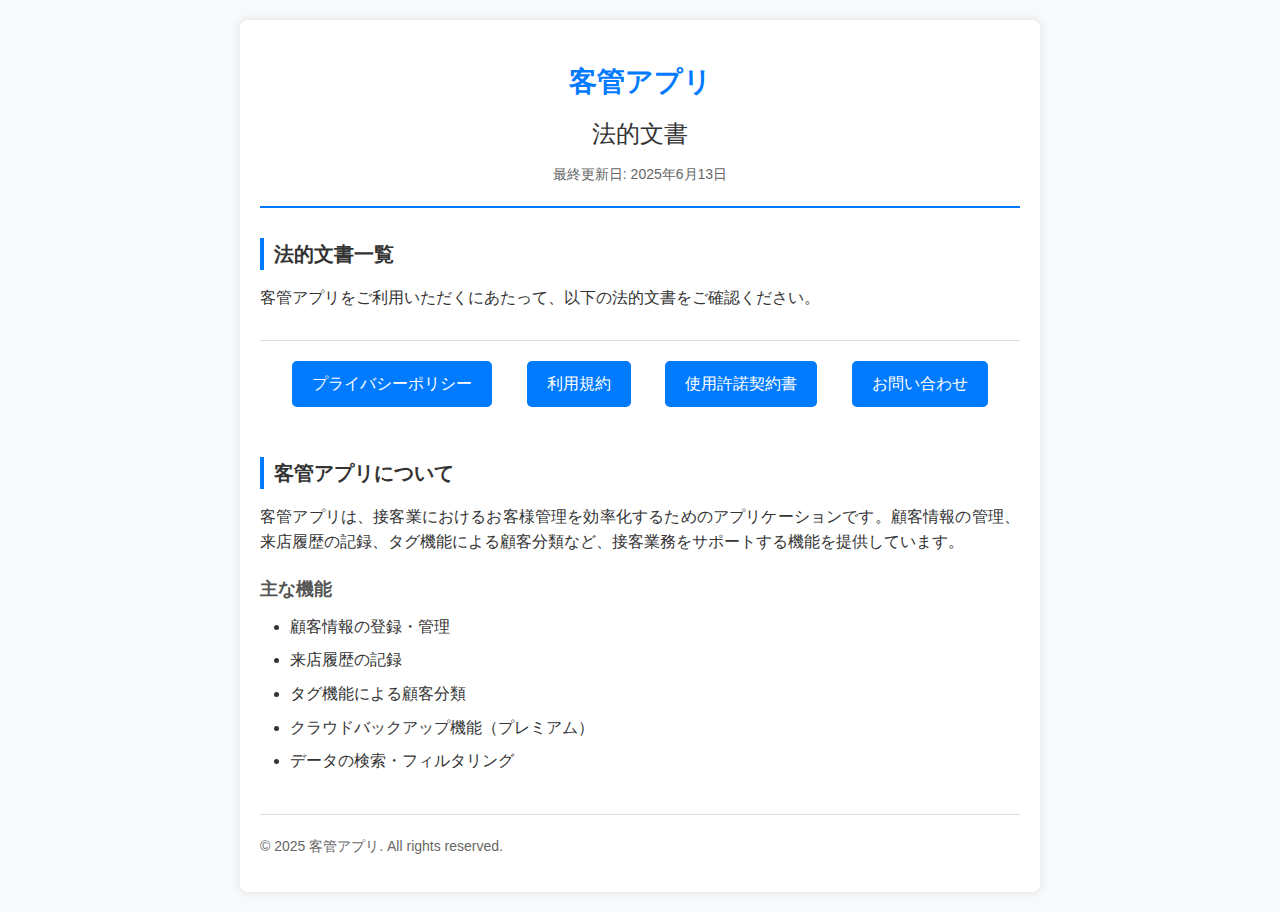
<file: index.html>
<!DOCTYPE html>
<html lang="ja">
<head>
    <meta charset="UTF-8">
    <meta name="viewport" content="width=device-width, initial-scale=1.0">
    <title>客管アプリ - 法的文書</title>
    <link rel="stylesheet" href="css/style.css">
    <meta name="description" content="客管アプリの利用規約、プライバシーポリシー、お問い合わせ">
</head>
<body>
    <div class="container">
        <div class="header">
            <div class="app-name">客管アプリ</div>
            <div class="page-title">法的文書</div>
            <div class="last-updated">最終更新日: 2025年6月13日</div>
        </div>

        <h2>法的文書一覧</h2>
        <p>客管アプリをご利用いただくにあたって、以下の法的文書をご確認ください。</p>

        <div class="navigation">
            <a href="privacy-policy.html" class="nav-link">プライバシーポリシー</a>
            <a href="terms-of-service.html" class="nav-link">利用規約</a>
            <a href="eula.html" class="nav-link">使用許諾契約書</a>
            <a href="contact.html" class="nav-link">お問い合わせ</a>
        </div>

        <h2>客管アプリについて</h2>
        <p>客管アプリは、接客業におけるお客様管理を効率化するためのアプリケーションです。顧客情報の管理、来店履歴の記録、タグ機能による顧客分類など、接客業務をサポートする機能を提供しています。</p>

        <h3>主な機能</h3>
        <ul>
            <li>顧客情報の登録・管理</li>
            <li>来店履歴の記録</li>
            <li>タグ機能による顧客分類</li>
            <li>クラウドバックアップ機能（プレミアム）</li>
            <li>データの検索・フィルタリング</li>
        </ul>

        <div class="footer">
            <p>&copy; 2025 客管アプリ. All rights reserved.</p>
        </div>
    </div>
</body>
</html>
</file>
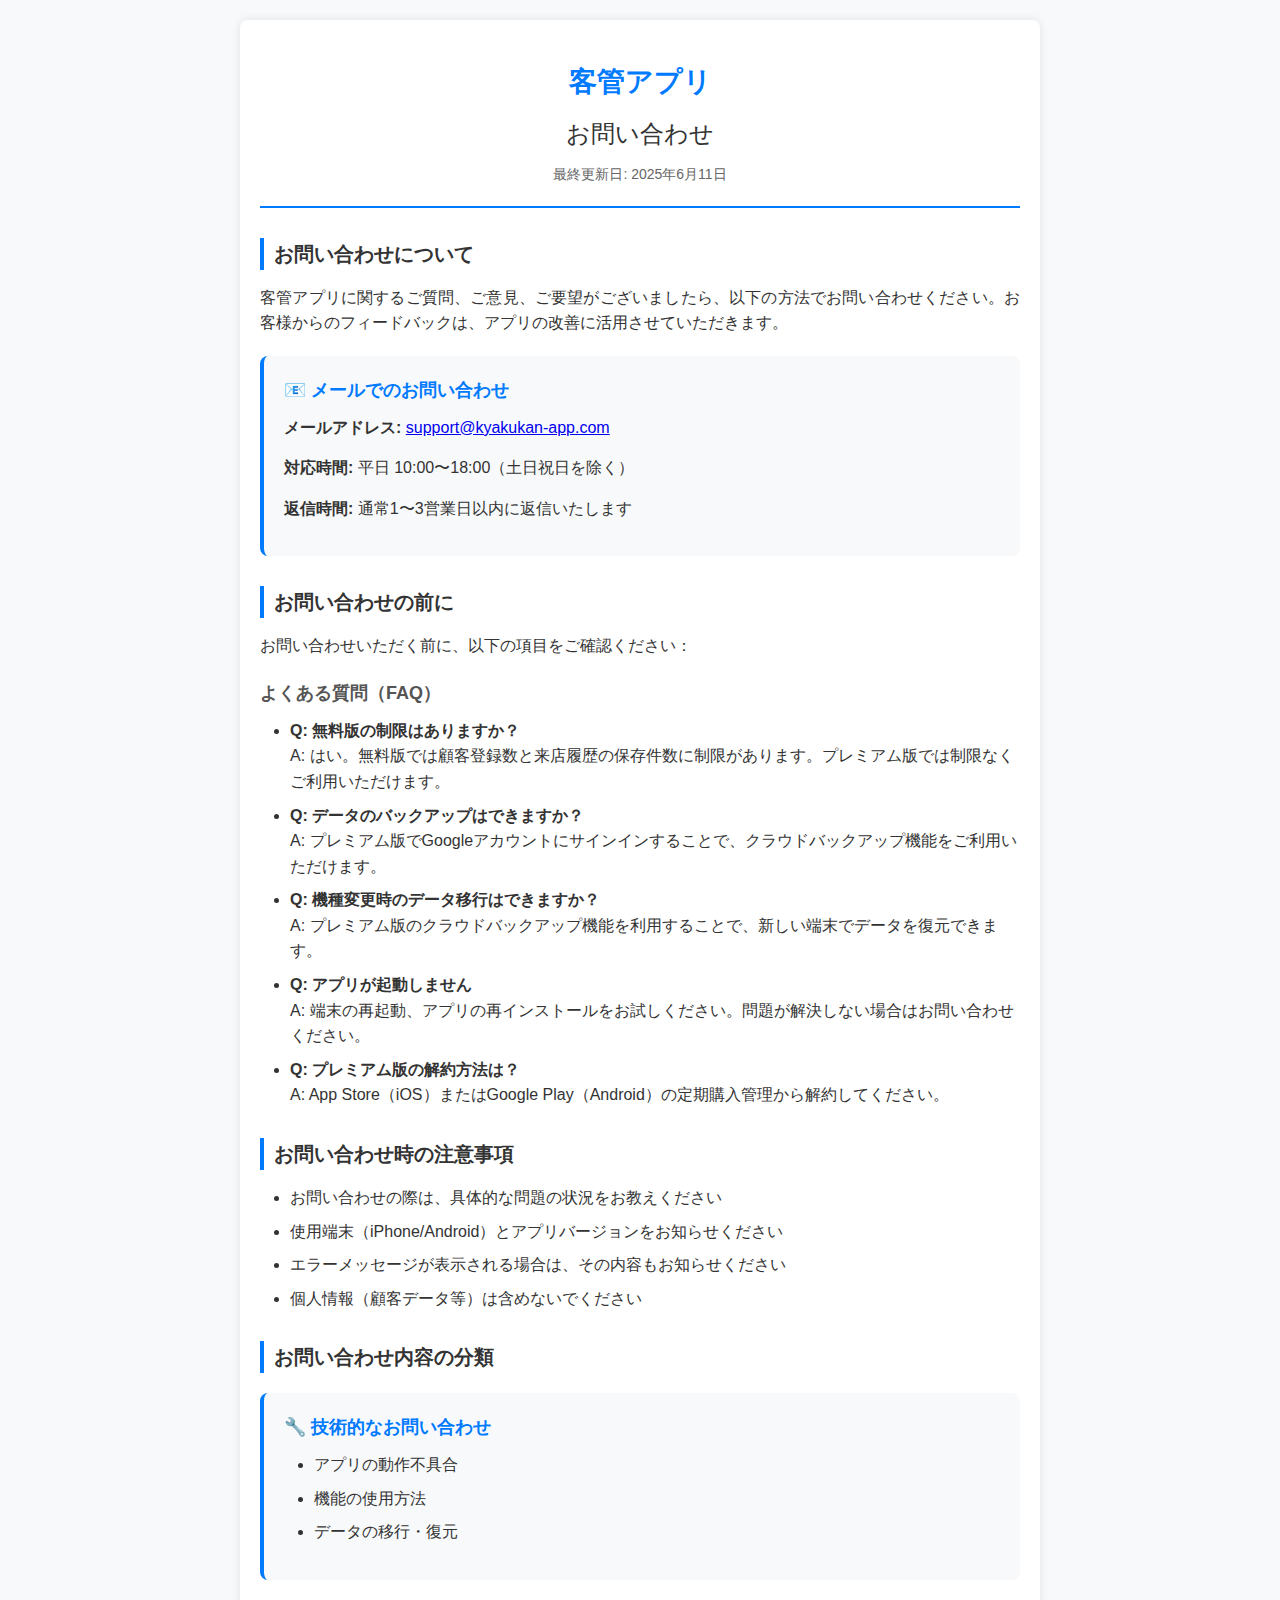
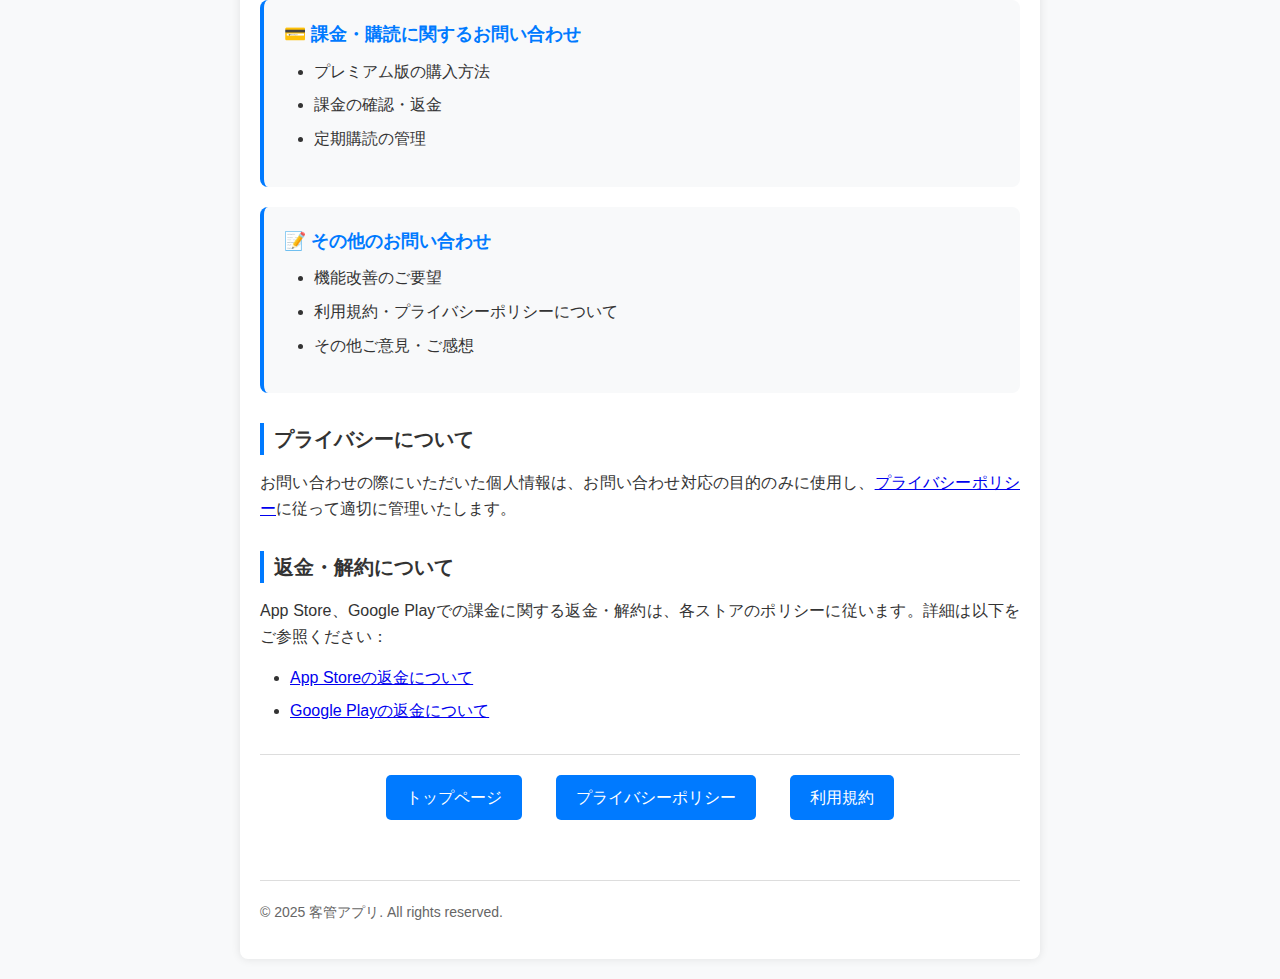
<file: contact.html>
<!DOCTYPE html>
<html lang="ja">
<head>
    <meta charset="UTF-8">
    <meta name="viewport" content="width=device-width, initial-scale=1.0">
    <title>お問い合わせ - 客管アプリ</title>
    <link rel="stylesheet" href="css/style.css">
    <meta name="description" content="客管アプリに関するお問い合わせ">
</head>
<body>
    <div class="container">
        <div class="header">
            <div class="app-name">客管アプリ</div>
            <div class="page-title">お問い合わせ</div>
            <div class="last-updated">最終更新日: 2025年6月11日</div>
        </div>

        <h2>お問い合わせについて</h2>
        <p>客管アプリに関するご質問、ご意見、ご要望がございましたら、以下の方法でお問い合わせください。お客様からのフィードバックは、アプリの改善に活用させていただきます。</p>

        <div class="contact-info">
            <h3>📧 メールでのお問い合わせ</h3>
            <p><strong>メールアドレス:</strong> <a href="mailto:support@kyakukan-app.com">support@kyakukan-app.com</a></p>
            <p><strong>対応時間:</strong> 平日 10:00〜18:00（土日祝日を除く）</p>
            <p><strong>返信時間:</strong> 通常1〜3営業日以内に返信いたします</p>
        </div>

        <h2>お問い合わせの前に</h2>
        <p>お問い合わせいただく前に、以下の項目をご確認ください：</p>

        <h3>よくある質問（FAQ）</h3>
        <ul>
            <li><strong>Q: 無料版の制限はありますか？</strong><br>
                A: はい。無料版では顧客登録数と来店履歴の保存件数に制限があります。プレミアム版では制限なくご利用いただけます。</li>
            
            <li><strong>Q: データのバックアップはできますか？</strong><br>
                A: プレミアム版でGoogleアカウントにサインインすることで、クラウドバックアップ機能をご利用いただけます。</li>
            
            <li><strong>Q: 機種変更時のデータ移行はできますか？</strong><br>
                A: プレミアム版のクラウドバックアップ機能を利用することで、新しい端末でデータを復元できます。</li>
            
            <li><strong>Q: アプリが起動しません</strong><br>
                A: 端末の再起動、アプリの再インストールをお試しください。問題が解決しない場合はお問い合わせください。</li>
            
            <li><strong>Q: プレミアム版の解約方法は？</strong><br>
                A: App Store（iOS）またはGoogle Play（Android）の定期購入管理から解約してください。</li>
        </ul>

        <h2>お問い合わせ時の注意事項</h2>
        <ul>
            <li>お問い合わせの際は、具体的な問題の状況をお教えください</li>
            <li>使用端末（iPhone/Android）とアプリバージョンをお知らせください</li>
            <li>エラーメッセージが表示される場合は、その内容もお知らせください</li>
            <li>個人情報（顧客データ等）は含めないでください</li>
        </ul>

        <h2>お問い合わせ内容の分類</h2>
        <div class="contact-info">
            <h3>🔧 技術的なお問い合わせ</h3>
            <ul>
                <li>アプリの動作不具合</li>
                <li>機能の使用方法</li>
                <li>データの移行・復元</li>
            </ul>
        </div>

        <div class="contact-info">
            <h3>💳 課金・購読に関するお問い合わせ</h3>
            <ul>
                <li>プレミアム版の購入方法</li>
                <li>課金の確認・返金</li>
                <li>定期購読の管理</li>
            </ul>
        </div>

        <div class="contact-info">
            <h3>📝 その他のお問い合わせ</h3>
            <ul>
                <li>機能改善のご要望</li>
                <li>利用規約・プライバシーポリシーについて</li>
                <li>その他ご意見・ご感想</li>
            </ul>
        </div>

        <h2>プライバシーについて</h2>
        <p>お問い合わせの際にいただいた個人情報は、お問い合わせ対応の目的のみに使用し、<a href="privacy-policy.html">プライバシーポリシー</a>に従って適切に管理いたします。</p>

        <h2>返金・解約について</h2>
        <p>App Store、Google Playでの課金に関する返金・解約は、各ストアのポリシーに従います。詳細は以下をご参照ください：</p>
        <ul>
            <li><a href="https://support.apple.com/ja-jp/HT204084" target="_blank">App Storeの返金について</a></li>
            <li><a href="https://support.google.com/googleplay/answer/2479637" target="_blank">Google Playの返金について</a></li>
        </ul>

        <div class="navigation">
            <a href="index.html" class="nav-link">トップページ</a>
            <a href="privacy-policy.html" class="nav-link">プライバシーポリシー</a>
            <a href="terms-of-service.html" class="nav-link">利用規約</a>
        </div>

        <div class="footer">
            <p>&copy; 2025 客管アプリ. All rights reserved.</p>
        </div>
    </div>
</body>
</html>
</file>
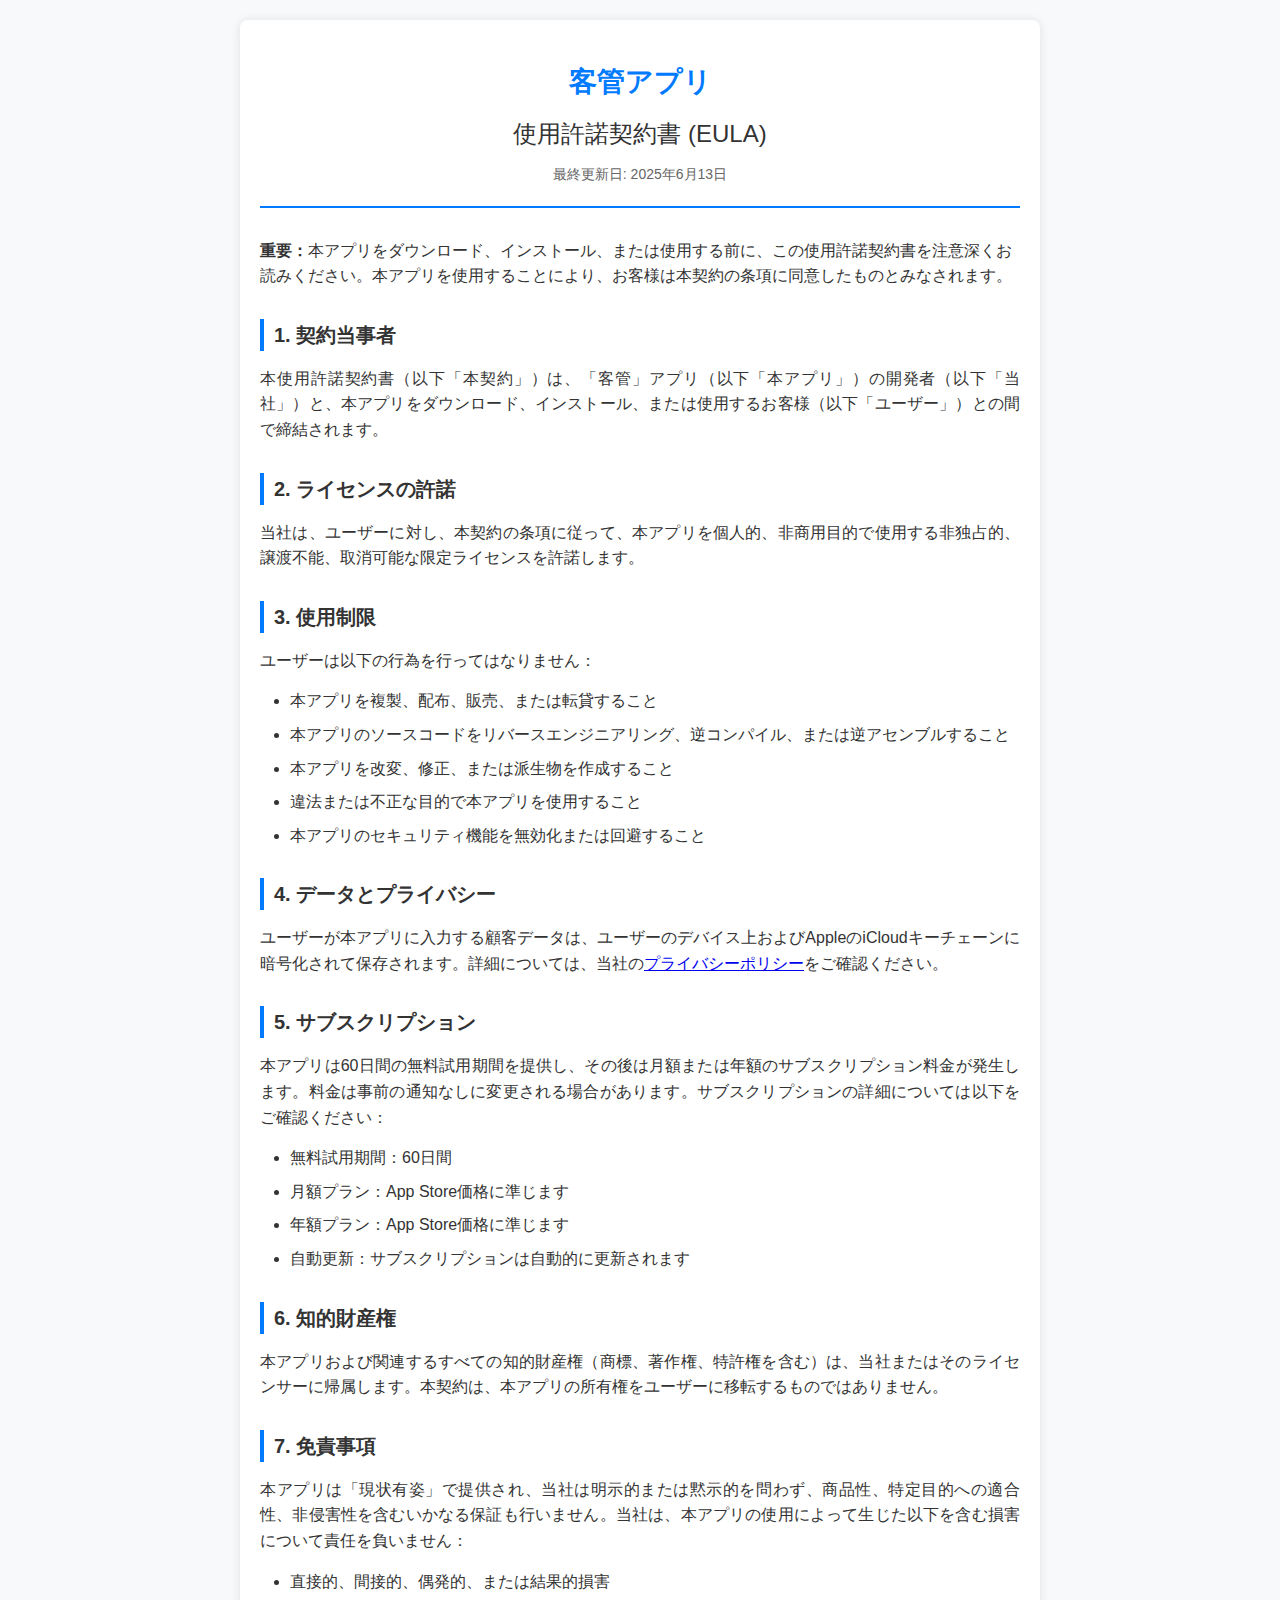
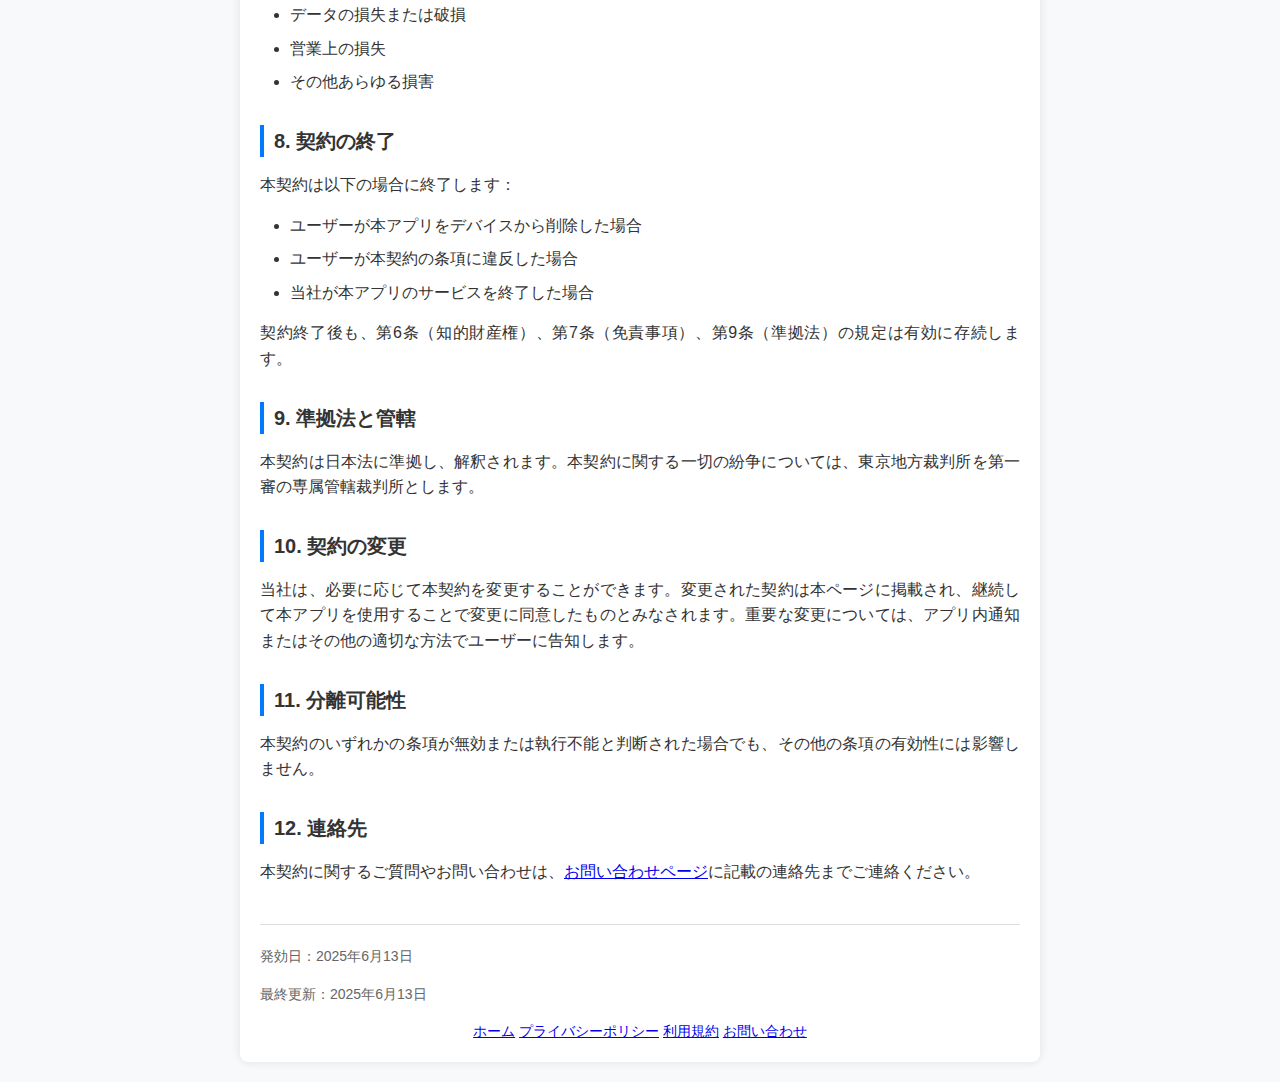
<file: eula.html>
<!DOCTYPE html>
<html lang="ja">
<head>
    <meta charset="UTF-8">
    <meta name="viewport" content="width=device-width, initial-scale=1.0">
    <title>使用許諾契約書 - 客管アプリ</title>
    <link rel="stylesheet" href="css/style.css">
    <meta name="description" content="客管アプリの使用許諾契約書 (EULA)">
</head>
<body>
    <div class="container">
        <div class="header">
            <div class="app-name">客管アプリ</div>
            <div class="page-title">使用許諾契約書 (EULA)</div>
            <div class="last-updated">最終更新日: 2025年6月13日</div>
        </div>

        <div class="important-notice">
            <strong>重要：</strong>本アプリをダウンロード、インストール、または使用する前に、この使用許諾契約書を注意深くお読みください。本アプリを使用することにより、お客様は本契約の条項に同意したものとみなされます。
        </div>

        <h2>1. 契約当事者</h2>
        <p>本使用許諾契約書（以下「本契約」）は、「客管」アプリ（以下「本アプリ」）の開発者（以下「当社」）と、本アプリをダウンロード、インストール、または使用するお客様（以下「ユーザー」）との間で締結されます。</p>

        <h2>2. ライセンスの許諾</h2>
        <p>当社は、ユーザーに対し、本契約の条項に従って、本アプリを個人的、非商用目的で使用する非独占的、譲渡不能、取消可能な限定ライセンスを許諾します。</p>

        <h2>3. 使用制限</h2>
        <p>ユーザーは以下の行為を行ってはなりません：</p>
        <ul>
            <li>本アプリを複製、配布、販売、または転貸すること</li>
            <li>本アプリのソースコードをリバースエンジニアリング、逆コンパイル、または逆アセンブルすること</li>
            <li>本アプリを改変、修正、または派生物を作成すること</li>
            <li>違法または不正な目的で本アプリを使用すること</li>
            <li>本アプリのセキュリティ機能を無効化または回避すること</li>
        </ul>

        <h2>4. データとプライバシー</h2>
        <p>ユーザーが本アプリに入力する顧客データは、ユーザーのデバイス上およびAppleのiCloudキーチェーンに暗号化されて保存されます。詳細については、当社の<a href="privacy-policy.html">プライバシーポリシー</a>をご確認ください。</p>

        <h2>5. サブスクリプション</h2>
        <p>本アプリは60日間の無料試用期間を提供し、その後は月額または年額のサブスクリプション料金が発生します。料金は事前の通知なしに変更される場合があります。サブスクリプションの詳細については以下をご確認ください：</p>
        <ul>
            <li>無料試用期間：60日間</li>
            <li>月額プラン：App Store価格に準じます</li>
            <li>年額プラン：App Store価格に準じます</li>
            <li>自動更新：サブスクリプションは自動的に更新されます</li>
        </ul>

        <h2>6. 知的財産権</h2>
        <p>本アプリおよび関連するすべての知的財産権（商標、著作権、特許権を含む）は、当社またはそのライセンサーに帰属します。本契約は、本アプリの所有権をユーザーに移転するものではありません。</p>

        <h2>7. 免責事項</h2>
        <p>本アプリは「現状有姿」で提供され、当社は明示的または黙示的を問わず、商品性、特定目的への適合性、非侵害性を含むいかなる保証も行いません。当社は、本アプリの使用によって生じた以下を含む損害について責任を負いません：</p>
        <ul>
            <li>直接的、間接的、偶発的、または結果的損害</li>
            <li>データの損失または破損</li>
            <li>営業上の損失</li>
            <li>その他あらゆる損害</li>
        </ul>

        <h2>8. 契約の終了</h2>
        <p>本契約は以下の場合に終了します：</p>
        <ul>
            <li>ユーザーが本アプリをデバイスから削除した場合</li>
            <li>ユーザーが本契約の条項に違反した場合</li>
            <li>当社が本アプリのサービスを終了した場合</li>
        </ul>
        <p>契約終了後も、第6条（知的財産権）、第7条（免責事項）、第9条（準拠法）の規定は有効に存続します。</p>

        <h2>9. 準拠法と管轄</h2>
        <p>本契約は日本法に準拠し、解釈されます。本契約に関する一切の紛争については、東京地方裁判所を第一審の専属管轄裁判所とします。</p>

        <h2>10. 契約の変更</h2>
        <p>当社は、必要に応じて本契約を変更することができます。変更された契約は本ページに掲載され、継続して本アプリを使用することで変更に同意したものとみなされます。重要な変更については、アプリ内通知またはその他の適切な方法でユーザーに告知します。</p>

        <h2>11. 分離可能性</h2>
        <p>本契約のいずれかの条項が無効または執行不能と判断された場合でも、その他の条項の有効性には影響しません。</p>

        <h2>12. 連絡先</h2>
        <p>本契約に関するご質問やお問い合わせは、<a href="contact.html">お問い合わせページ</a>に記載の連絡先までご連絡ください。</p>

        <div class="footer">
            <p>発効日：2025年6月13日</p>
            <p>最終更新：2025年6月13日</p>
            <div class="nav-links">
                <a href="index.html">ホーム</a>
                <a href="privacy-policy.html">プライバシーポリシー</a>
                <a href="terms-of-service.html">利用規約</a>
                <a href="contact.html">お問い合わせ</a>
            </div>
        </div>
    </div>
</body>
</html>
</file>
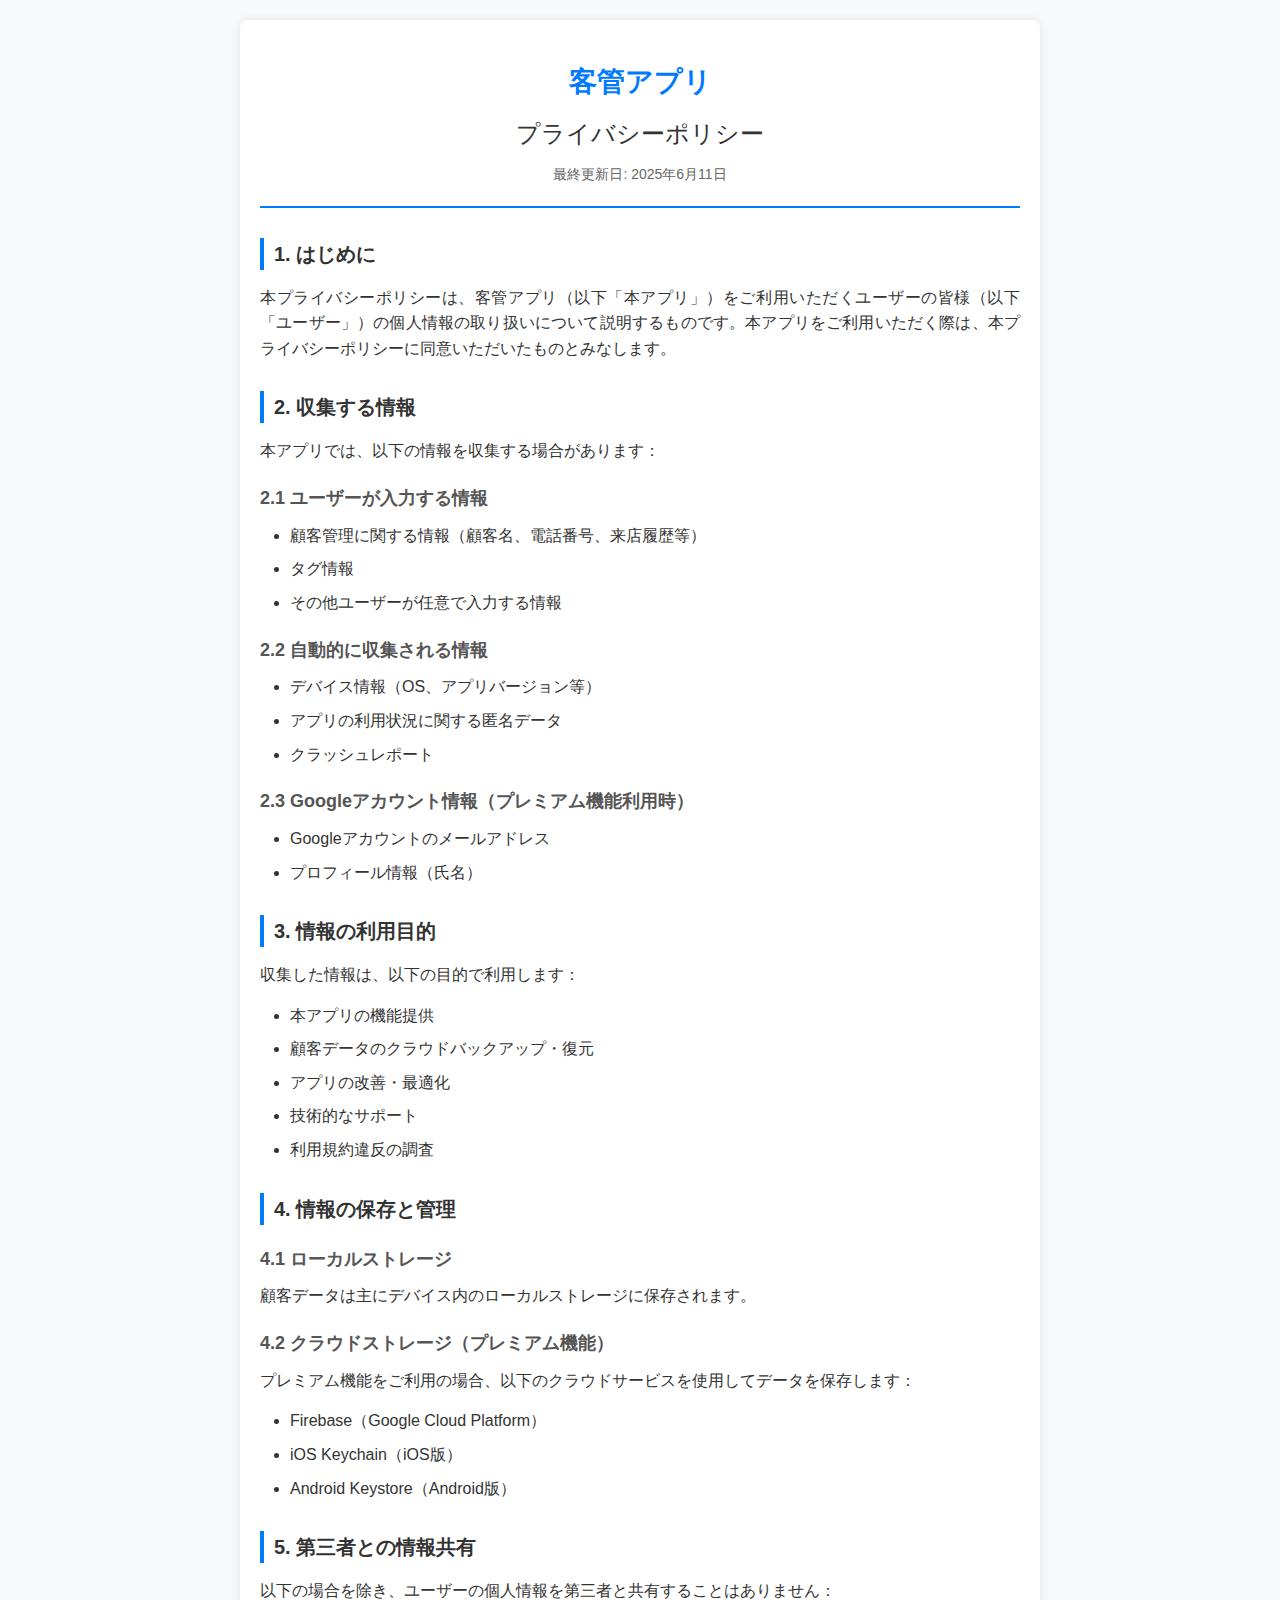
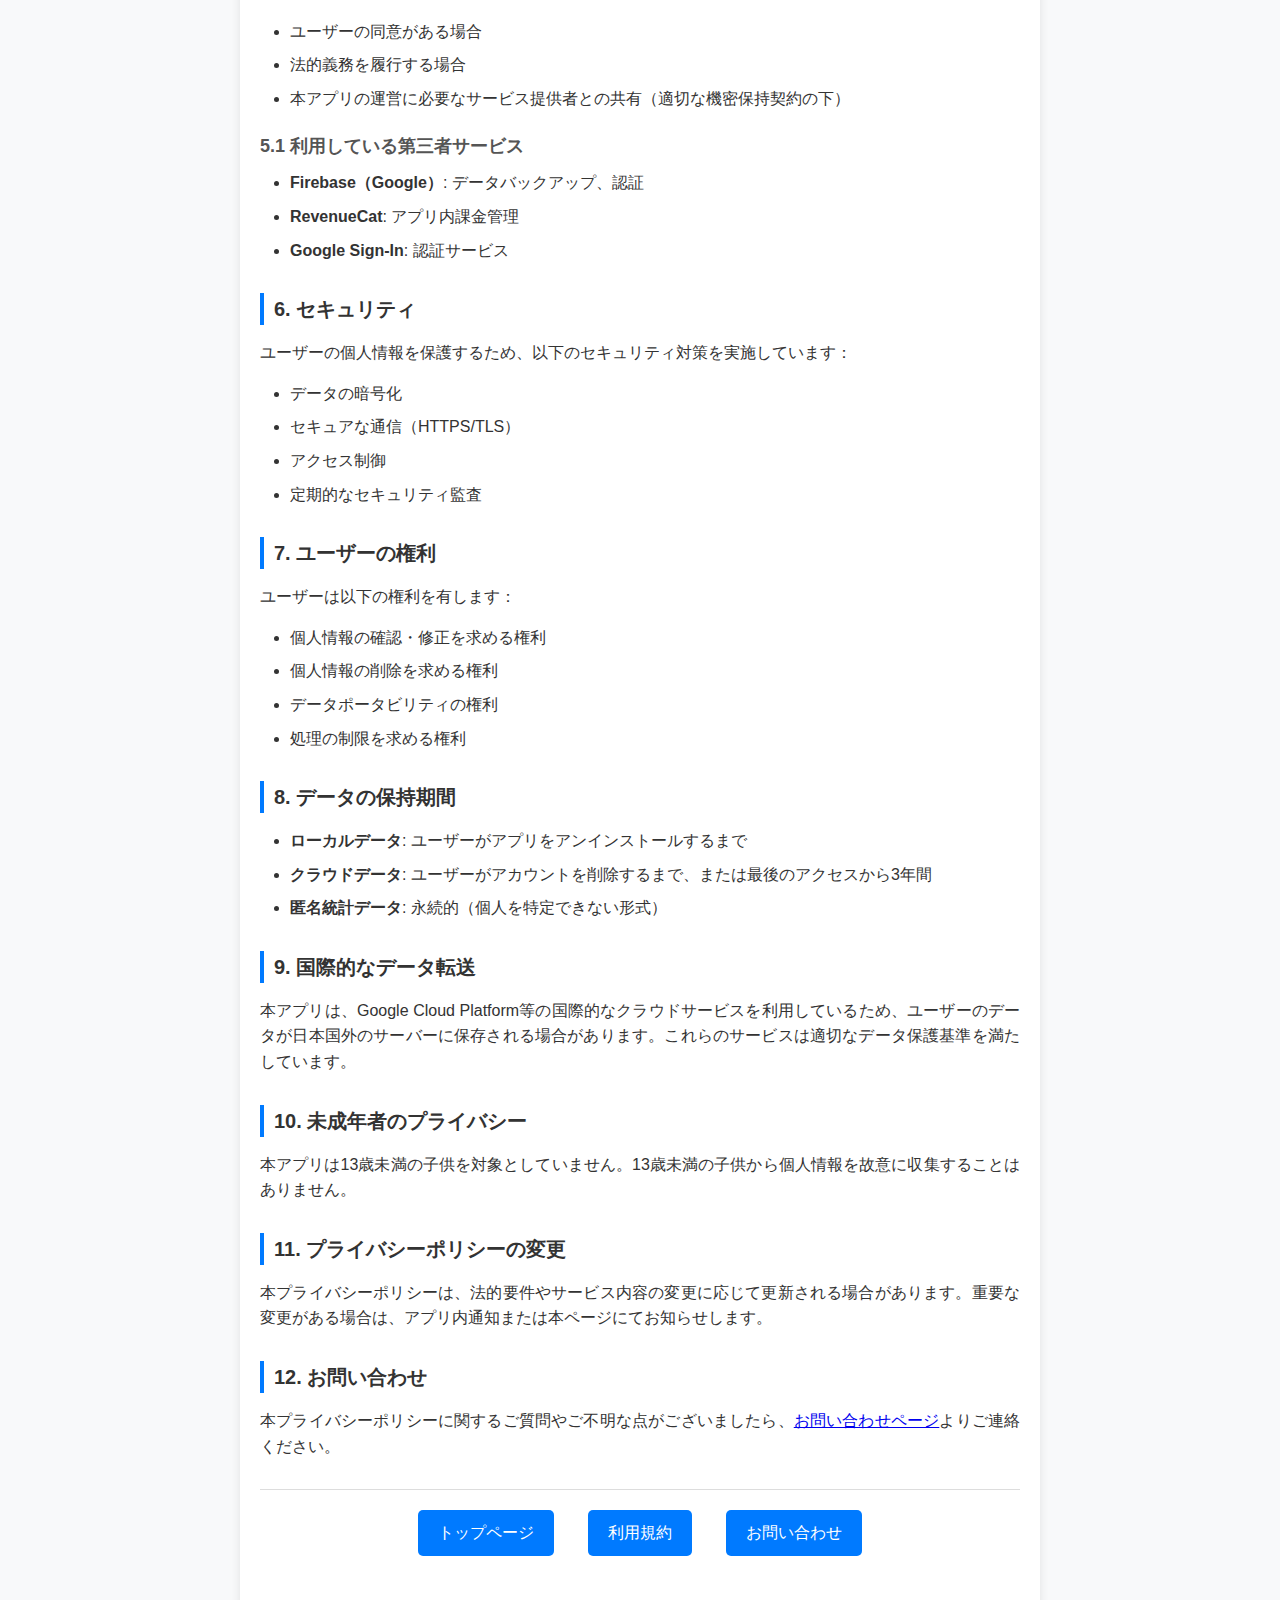
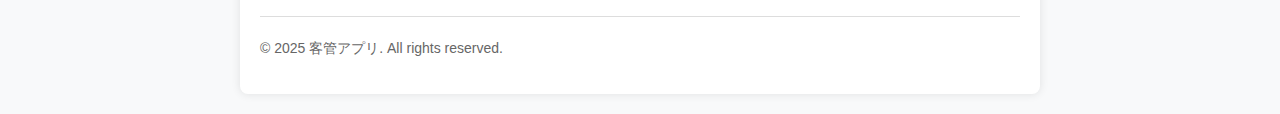
<file: privacy-policy.html>
<!DOCTYPE html>
<html lang="ja">
<head>
    <meta charset="UTF-8">
    <meta name="viewport" content="width=device-width, initial-scale=1.0">
    <title>プライバシーポリシー - 客管アプリ</title>
    <link rel="stylesheet" href="css/style.css">
    <meta name="description" content="客管アプリのプライバシーポリシー">
</head>
<body>
    <div class="container">
        <div class="header">
            <div class="app-name">客管アプリ</div>
            <div class="page-title">プライバシーポリシー</div>
            <div class="last-updated">最終更新日: 2025年6月11日</div>
        </div>

        <h2>1. はじめに</h2>
        <p>本プライバシーポリシーは、客管アプリ（以下「本アプリ」）をご利用いただくユーザーの皆様（以下「ユーザー」）の個人情報の取り扱いについて説明するものです。本アプリをご利用いただく際は、本プライバシーポリシーに同意いただいたものとみなします。</p>

        <h2>2. 収集する情報</h2>
        <p>本アプリでは、以下の情報を収集する場合があります：</p>

        <h3>2.1 ユーザーが入力する情報</h3>
        <ul>
            <li>顧客管理に関する情報（顧客名、電話番号、来店履歴等）</li>
            <li>タグ情報</li>
            <li>その他ユーザーが任意で入力する情報</li>
        </ul>

        <h3>2.2 自動的に収集される情報</h3>
        <ul>
            <li>デバイス情報（OS、アプリバージョン等）</li>
            <li>アプリの利用状況に関する匿名データ</li>
            <li>クラッシュレポート</li>
        </ul>

        <h3>2.3 Googleアカウント情報（プレミアム機能利用時）</h3>
        <ul>
            <li>Googleアカウントのメールアドレス</li>
            <li>プロフィール情報（氏名）</li>
        </ul>

        <h2>3. 情報の利用目的</h2>
        <p>収集した情報は、以下の目的で利用します：</p>
        <ul>
            <li>本アプリの機能提供</li>
            <li>顧客データのクラウドバックアップ・復元</li>
            <li>アプリの改善・最適化</li>
            <li>技術的なサポート</li>
            <li>利用規約違反の調査</li>
        </ul>

        <h2>4. 情報の保存と管理</h2>
        <h3>4.1 ローカルストレージ</h3>
        <p>顧客データは主にデバイス内のローカルストレージに保存されます。</p>

        <h3>4.2 クラウドストレージ（プレミアム機能）</h3>
        <p>プレミアム機能をご利用の場合、以下のクラウドサービスを使用してデータを保存します：</p>
        <ul>
            <li>Firebase（Google Cloud Platform）</li>
            <li>iOS Keychain（iOS版）</li>
            <li>Android Keystore（Android版）</li>
        </ul>

        <h2>5. 第三者との情報共有</h2>
        <p>以下の場合を除き、ユーザーの個人情報を第三者と共有することはありません：</p>
        <ul>
            <li>ユーザーの同意がある場合</li>
            <li>法的義務を履行する場合</li>
            <li>本アプリの運営に必要なサービス提供者との共有（適切な機密保持契約の下）</li>
        </ul>

        <h3>5.1 利用している第三者サービス</h3>
        <ul>
            <li><strong>Firebase（Google）</strong>: データバックアップ、認証</li>
            <li><strong>RevenueCat</strong>: アプリ内課金管理</li>
            <li><strong>Google Sign-In</strong>: 認証サービス</li>
        </ul>

        <h2>6. セキュリティ</h2>
        <p>ユーザーの個人情報を保護するため、以下のセキュリティ対策を実施しています：</p>
        <ul>
            <li>データの暗号化</li>
            <li>セキュアな通信（HTTPS/TLS）</li>
            <li>アクセス制御</li>
            <li>定期的なセキュリティ監査</li>
        </ul>

        <h2>7. ユーザーの権利</h2>
        <p>ユーザーは以下の権利を有します：</p>
        <ul>
            <li>個人情報の確認・修正を求める権利</li>
            <li>個人情報の削除を求める権利</li>
            <li>データポータビリティの権利</li>
            <li>処理の制限を求める権利</li>
        </ul>

        <h2>8. データの保持期間</h2>
        <ul>
            <li><strong>ローカルデータ</strong>: ユーザーがアプリをアンインストールするまで</li>
            <li><strong>クラウドデータ</strong>: ユーザーがアカウントを削除するまで、または最後のアクセスから3年間</li>
            <li><strong>匿名統計データ</strong>: 永続的（個人を特定できない形式）</li>
        </ul>

        <h2>9. 国際的なデータ転送</h2>
        <p>本アプリは、Google Cloud Platform等の国際的なクラウドサービスを利用しているため、ユーザーのデータが日本国外のサーバーに保存される場合があります。これらのサービスは適切なデータ保護基準を満たしています。</p>

        <h2>10. 未成年者のプライバシー</h2>
        <p>本アプリは13歳未満の子供を対象としていません。13歳未満の子供から個人情報を故意に収集することはありません。</p>

        <h2>11. プライバシーポリシーの変更</h2>
        <p>本プライバシーポリシーは、法的要件やサービス内容の変更に応じて更新される場合があります。重要な変更がある場合は、アプリ内通知または本ページにてお知らせします。</p>

        <h2>12. お問い合わせ</h2>
        <p>本プライバシーポリシーに関するご質問やご不明な点がございましたら、<a href="contact.html">お問い合わせページ</a>よりご連絡ください。</p>

        <div class="navigation">
            <a href="index.html" class="nav-link">トップページ</a>
            <a href="terms-of-service.html" class="nav-link">利用規約</a>
            <a href="contact.html" class="nav-link">お問い合わせ</a>
        </div>

        <div class="footer">
            <p>&copy; 2025 客管アプリ. All rights reserved.</p>
        </div>
    </div>
</body>
</html>
</file>
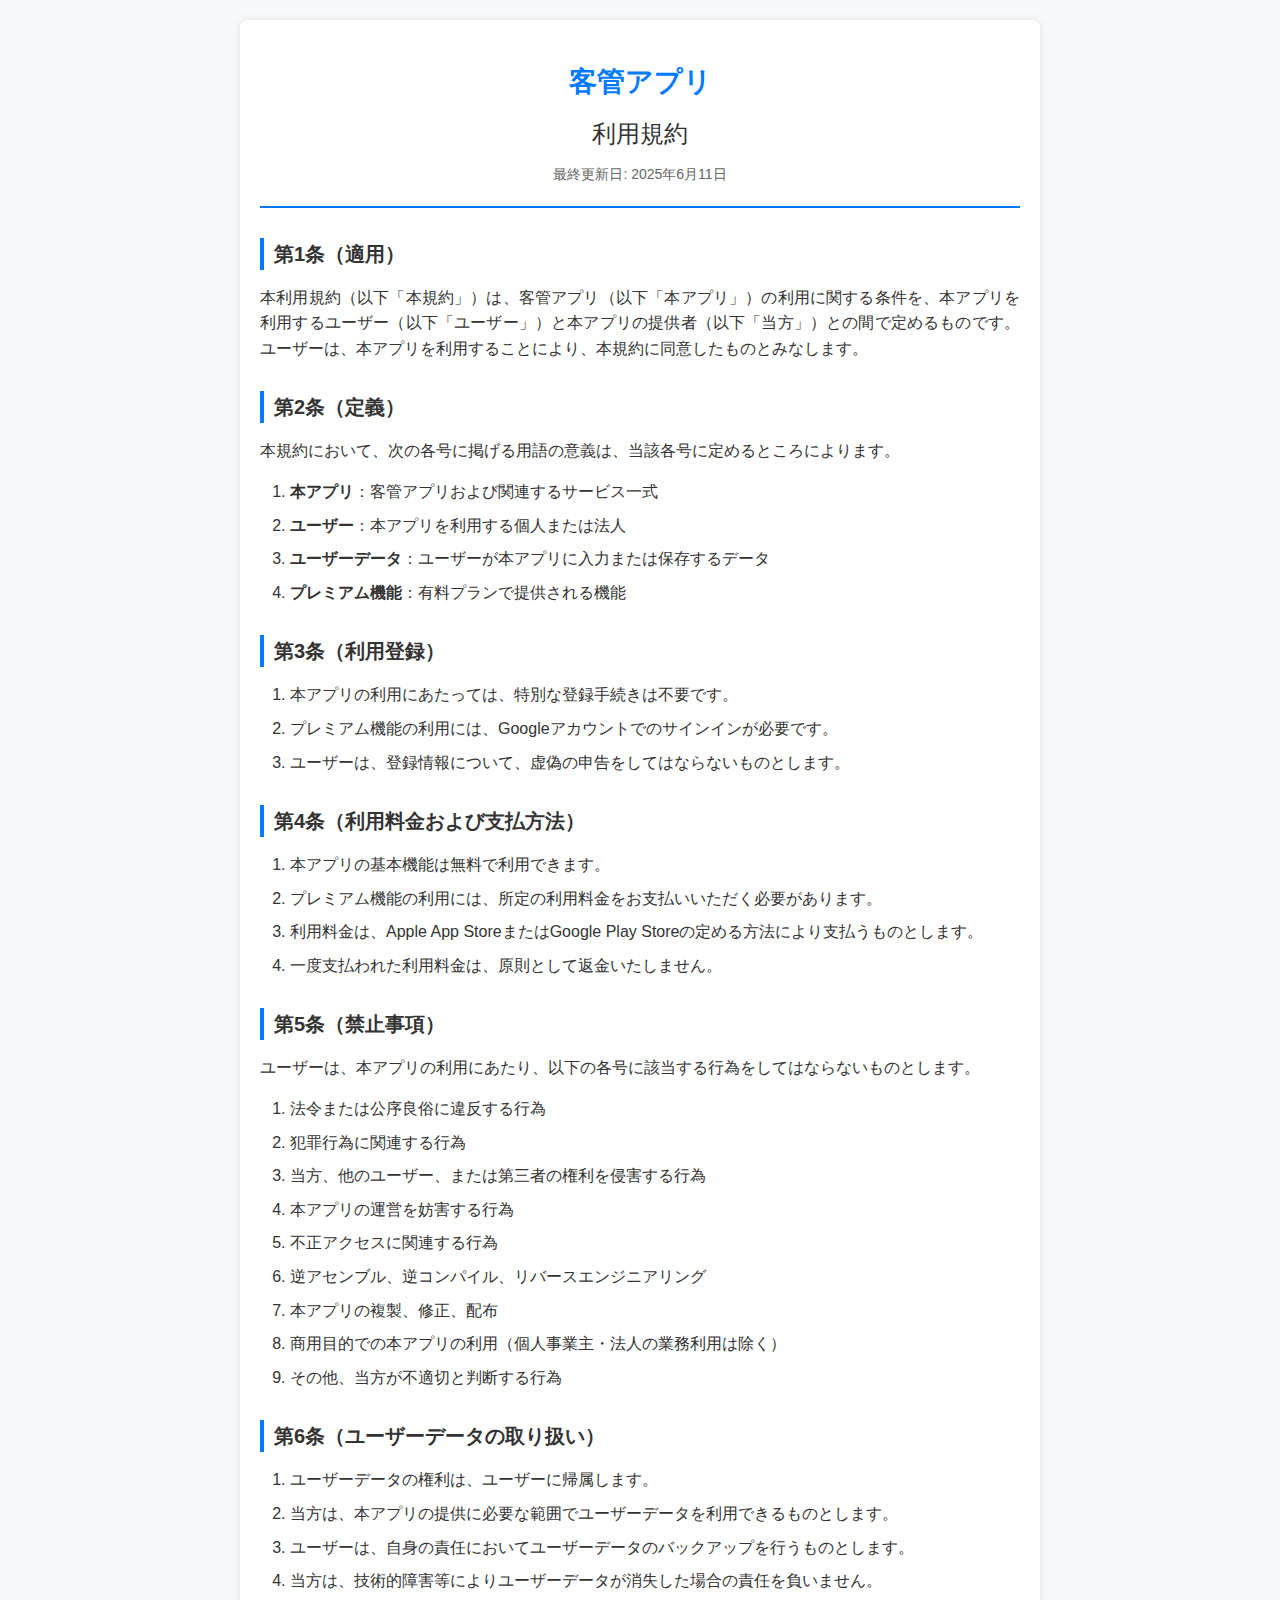
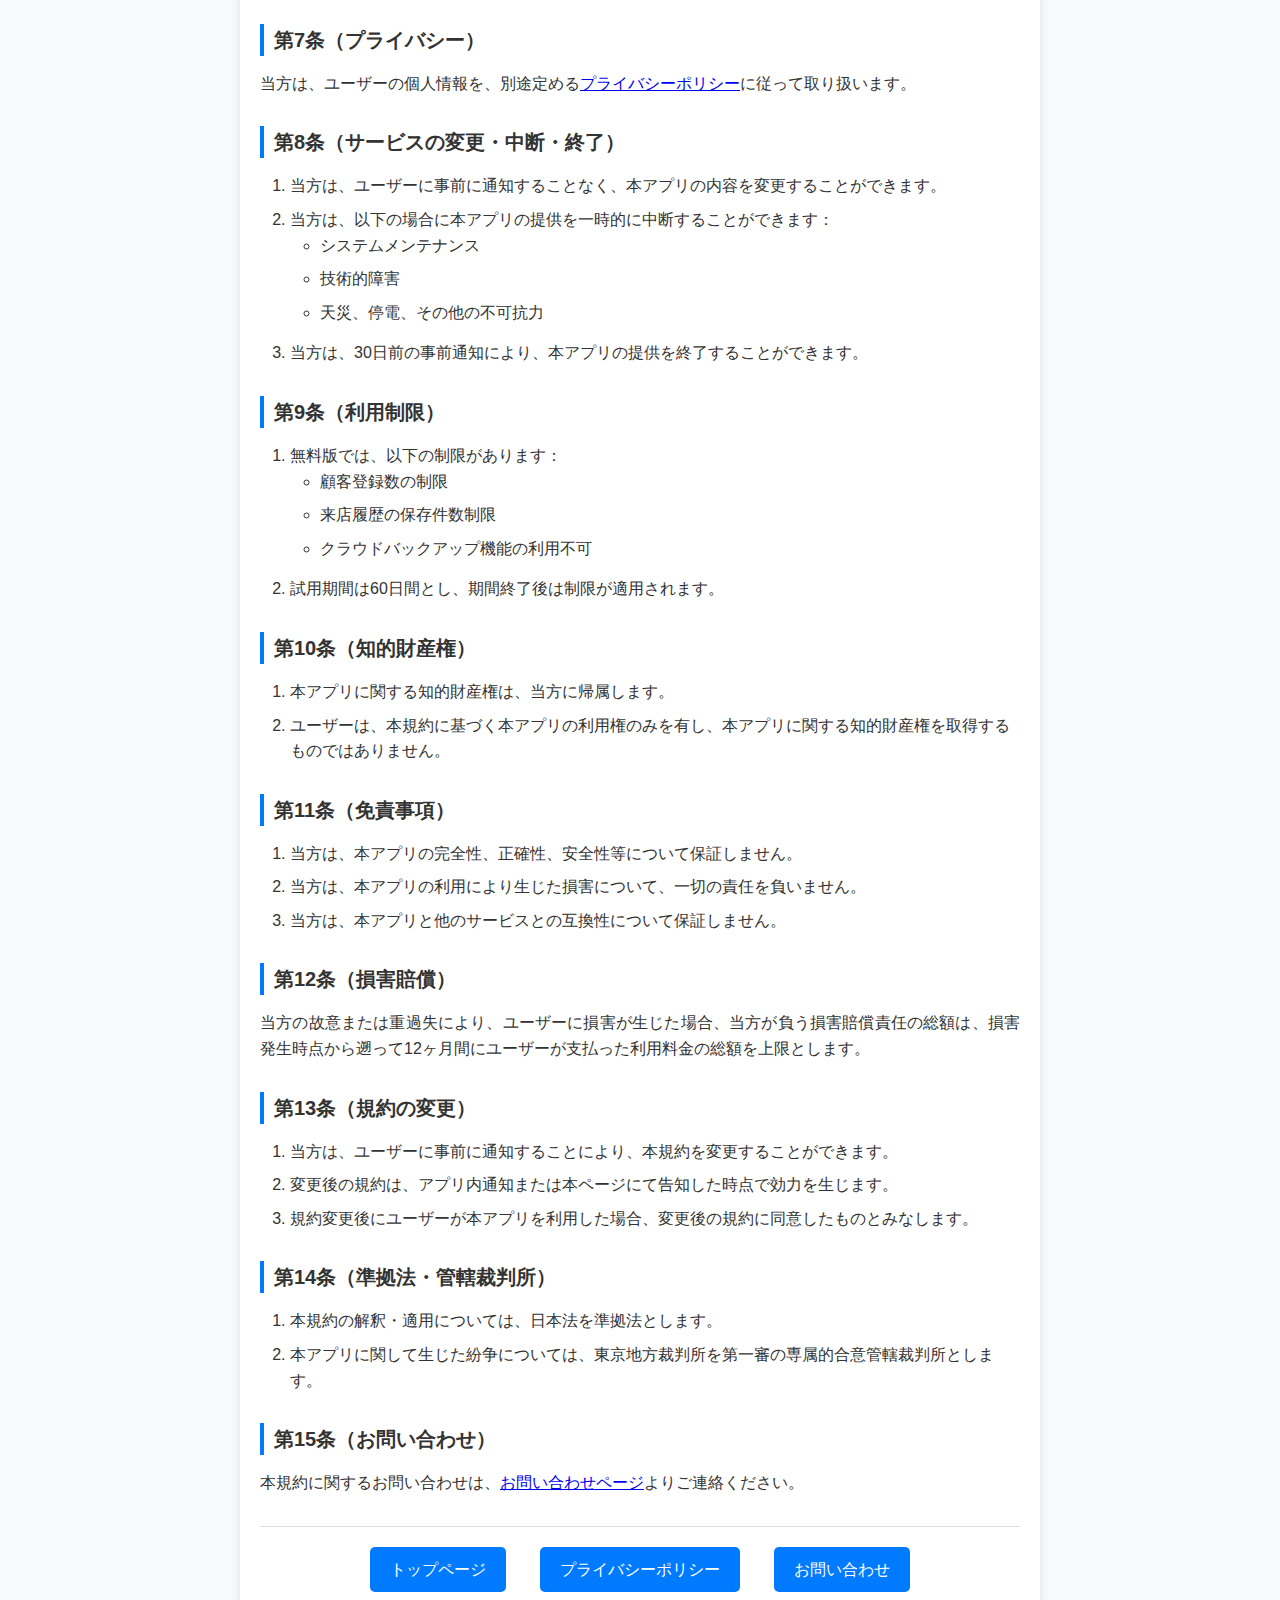
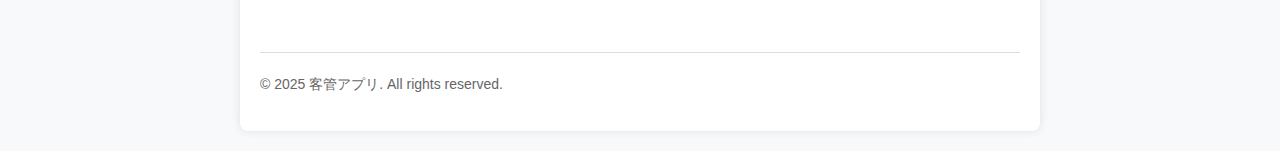
<file: terms-of-service.html>
<!DOCTYPE html>
<html lang="ja">
<head>
    <meta charset="UTF-8">
    <meta name="viewport" content="width=device-width, initial-scale=1.0">
    <title>利用規約 - 客管アプリ</title>
    <link rel="stylesheet" href="css/style.css">
    <meta name="description" content="客管アプリの利用規約">
</head>
<body>
    <div class="container">
        <div class="header">
            <div class="app-name">客管アプリ</div>
            <div class="page-title">利用規約</div>
            <div class="last-updated">最終更新日: 2025年6月11日</div>
        </div>

        <h2>第1条（適用）</h2>
        <p>本利用規約（以下「本規約」）は、客管アプリ（以下「本アプリ」）の利用に関する条件を、本アプリを利用するユーザー（以下「ユーザー」）と本アプリの提供者（以下「当方」）との間で定めるものです。ユーザーは、本アプリを利用することにより、本規約に同意したものとみなします。</p>

        <h2>第2条（定義）</h2>
        <p>本規約において、次の各号に掲げる用語の意義は、当該各号に定めるところによります。</p>
        <ol>
            <li><strong>本アプリ</strong>：客管アプリおよび関連するサービス一式</li>
            <li><strong>ユーザー</strong>：本アプリを利用する個人または法人</li>
            <li><strong>ユーザーデータ</strong>：ユーザーが本アプリに入力または保存するデータ</li>
            <li><strong>プレミアム機能</strong>：有料プランで提供される機能</li>
        </ol>

        <h2>第3条（利用登録）</h2>
        <ol>
            <li>本アプリの利用にあたっては、特別な登録手続きは不要です。</li>
            <li>プレミアム機能の利用には、Googleアカウントでのサインインが必要です。</li>
            <li>ユーザーは、登録情報について、虚偽の申告をしてはならないものとします。</li>
        </ol>

        <h2>第4条（利用料金および支払方法）</h2>
        <ol>
            <li>本アプリの基本機能は無料で利用できます。</li>
            <li>プレミアム機能の利用には、所定の利用料金をお支払いいただく必要があります。</li>
            <li>利用料金は、Apple App StoreまたはGoogle Play Storeの定める方法により支払うものとします。</li>
            <li>一度支払われた利用料金は、原則として返金いたしません。</li>
        </ol>

        <h2>第5条（禁止事項）</h2>
        <p>ユーザーは、本アプリの利用にあたり、以下の各号に該当する行為をしてはならないものとします。</p>
        <ol>
            <li>法令または公序良俗に違反する行為</li>
            <li>犯罪行為に関連する行為</li>
            <li>当方、他のユーザー、または第三者の権利を侵害する行為</li>
            <li>本アプリの運営を妨害する行為</li>
            <li>不正アクセスに関連する行為</li>
            <li>逆アセンブル、逆コンパイル、リバースエンジニアリング</li>
            <li>本アプリの複製、修正、配布</li>
            <li>商用目的での本アプリの利用（個人事業主・法人の業務利用は除く）</li>
            <li>その他、当方が不適切と判断する行為</li>
        </ol>

        <h2>第6条（ユーザーデータの取り扱い）</h2>
        <ol>
            <li>ユーザーデータの権利は、ユーザーに帰属します。</li>
            <li>当方は、本アプリの提供に必要な範囲でユーザーデータを利用できるものとします。</li>
            <li>ユーザーは、自身の責任においてユーザーデータのバックアップを行うものとします。</li>
            <li>当方は、技術的障害等によりユーザーデータが消失した場合の責任を負いません。</li>
        </ol>

        <h2>第7条（プライバシー）</h2>
        <p>当方は、ユーザーの個人情報を、別途定める<a href="privacy-policy.html">プライバシーポリシー</a>に従って取り扱います。</p>

        <h2>第8条（サービスの変更・中断・終了）</h2>
        <ol>
            <li>当方は、ユーザーに事前に通知することなく、本アプリの内容を変更することができます。</li>
            <li>当方は、以下の場合に本アプリの提供を一時的に中断することができます：
                <ul>
                    <li>システムメンテナンス</li>
                    <li>技術的障害</li>
                    <li>天災、停電、その他の不可抗力</li>
                </ul>
            </li>
            <li>当方は、30日前の事前通知により、本アプリの提供を終了することができます。</li>
        </ol>

        <h2>第9条（利用制限）</h2>
        <ol>
            <li>無料版では、以下の制限があります：
                <ul>
                    <li>顧客登録数の制限</li>
                    <li>来店履歴の保存件数制限</li>
                    <li>クラウドバックアップ機能の利用不可</li>
                </ul>
            </li>
            <li>試用期間は60日間とし、期間終了後は制限が適用されます。</li>
        </ol>

        <h2>第10条（知的財産権）</h2>
        <ol>
            <li>本アプリに関する知的財産権は、当方に帰属します。</li>
            <li>ユーザーは、本規約に基づく本アプリの利用権のみを有し、本アプリに関する知的財産権を取得するものではありません。</li>
        </ol>

        <h2>第11条（免責事項）</h2>
        <ol>
            <li>当方は、本アプリの完全性、正確性、安全性等について保証しません。</li>
            <li>当方は、本アプリの利用により生じた損害について、一切の責任を負いません。</li>
            <li>当方は、本アプリと他のサービスとの互換性について保証しません。</li>
        </ol>

        <h2>第12条（損害賠償）</h2>
        <p>当方の故意または重過失により、ユーザーに損害が生じた場合、当方が負う損害賠償責任の総額は、損害発生時点から遡って12ヶ月間にユーザーが支払った利用料金の総額を上限とします。</p>

        <h2>第13条（規約の変更）</h2>
        <ol>
            <li>当方は、ユーザーに事前に通知することにより、本規約を変更することができます。</li>
            <li>変更後の規約は、アプリ内通知または本ページにて告知した時点で効力を生じます。</li>
            <li>規約変更後にユーザーが本アプリを利用した場合、変更後の規約に同意したものとみなします。</li>
        </ol>

        <h2>第14条（準拠法・管轄裁判所）</h2>
        <ol>
            <li>本規約の解釈・適用については、日本法を準拠法とします。</li>
            <li>本アプリに関して生じた紛争については、東京地方裁判所を第一審の専属的合意管轄裁判所とします。</li>
        </ol>

        <h2>第15条（お問い合わせ）</h2>
        <p>本規約に関するお問い合わせは、<a href="contact.html">お問い合わせページ</a>よりご連絡ください。</p>

        <div class="navigation">
            <a href="index.html" class="nav-link">トップページ</a>
            <a href="privacy-policy.html" class="nav-link">プライバシーポリシー</a>
            <a href="contact.html" class="nav-link">お問い合わせ</a>
        </div>

        <div class="footer">
            <p>&copy; 2025 客管アプリ. All rights reserved.</p>
        </div>
    </div>
</body>
</html>
</file>
<file: css/style.css>
/* 客管アプリ - 法的文書スタイル */
* {
    margin: 0;
    padding: 0;
    box-sizing: border-box;
}

body {
    font-family: 'Hiragino Kaku Gothic ProN', 'ヒラギノ角ゴ ProN W3', 'メイリオ', Meiryo, sans-serif;
    line-height: 1.6;
    color: #333;
    background-color: #f8f9fa;
}

.container {
    max-width: 800px;
    margin: 0 auto;
    padding: 20px;
    background-color: white;
    box-shadow: 0 0 10px rgba(0, 0, 0, 0.1);
    border-radius: 8px;
    margin-top: 20px;
    margin-bottom: 20px;
}

.header {
    text-align: center;
    padding: 20px 0;
    border-bottom: 2px solid #007AFF;
    margin-bottom: 30px;
}

.app-name {
    font-size: 28px;
    font-weight: bold;
    color: #007AFF;
    margin-bottom: 10px;
}

.page-title {
    font-size: 24px;
    color: #333;
    margin-bottom: 10px;
}

.last-updated {
    color: #666;
    font-size: 14px;
}

h1 {
    font-size: 28px;
    color: #007AFF;
    margin-bottom: 20px;
    text-align: center;
    border-bottom: 2px solid #007AFF;
    padding-bottom: 10px;
}

h2 {
    font-size: 20px;
    color: #333;
    margin-top: 30px;
    margin-bottom: 15px;
    padding-left: 10px;
    border-left: 4px solid #007AFF;
}

h3 {
    font-size: 18px;
    color: #555;
    margin-top: 20px;
    margin-bottom: 10px;
}

p {
    margin-bottom: 15px;
    text-align: justify;
}

ul, ol {
    margin-bottom: 15px;
    padding-left: 30px;
}

li {
    margin-bottom: 8px;
}

.contact-info {
    background-color: #f8f9fa;
    padding: 20px;
    border-radius: 8px;
    margin: 20px 0;
    border-left: 4px solid #007AFF;
}

.contact-info h3 {
    margin-top: 0;
    color: #007AFF;
}

.navigation {
    text-align: center;
    margin: 30px 0;
    padding: 20px 0;
    border-top: 1px solid #ddd;
}

.nav-link {
    display: inline-block;
    margin: 0 15px;
    padding: 10px 20px;
    background-color: #007AFF;
    color: white;
    text-decoration: none;
    border-radius: 5px;
    transition: background-color 0.3s;
}

.nav-link:hover {
    background-color: #0056b3;
}

.footer {
    text-align: center;
    margin-top: 40px;
    padding-top: 20px;
    border-top: 1px solid #ddd;
    color: #666;
    font-size: 14px;
}

@media (max-width: 768px) {
    .container {
        margin: 10px;
        padding: 15px;
    }
    
    .app-name {
        font-size: 24px;
    }
    
    .page-title {
        font-size: 20px;
    }
    
    h1 {
        font-size: 24px;
    }
    
    h2 {
        font-size: 18px;
    }
    
    .nav-link {
        display: block;
        margin: 10px 0;
    }
}
</file>
